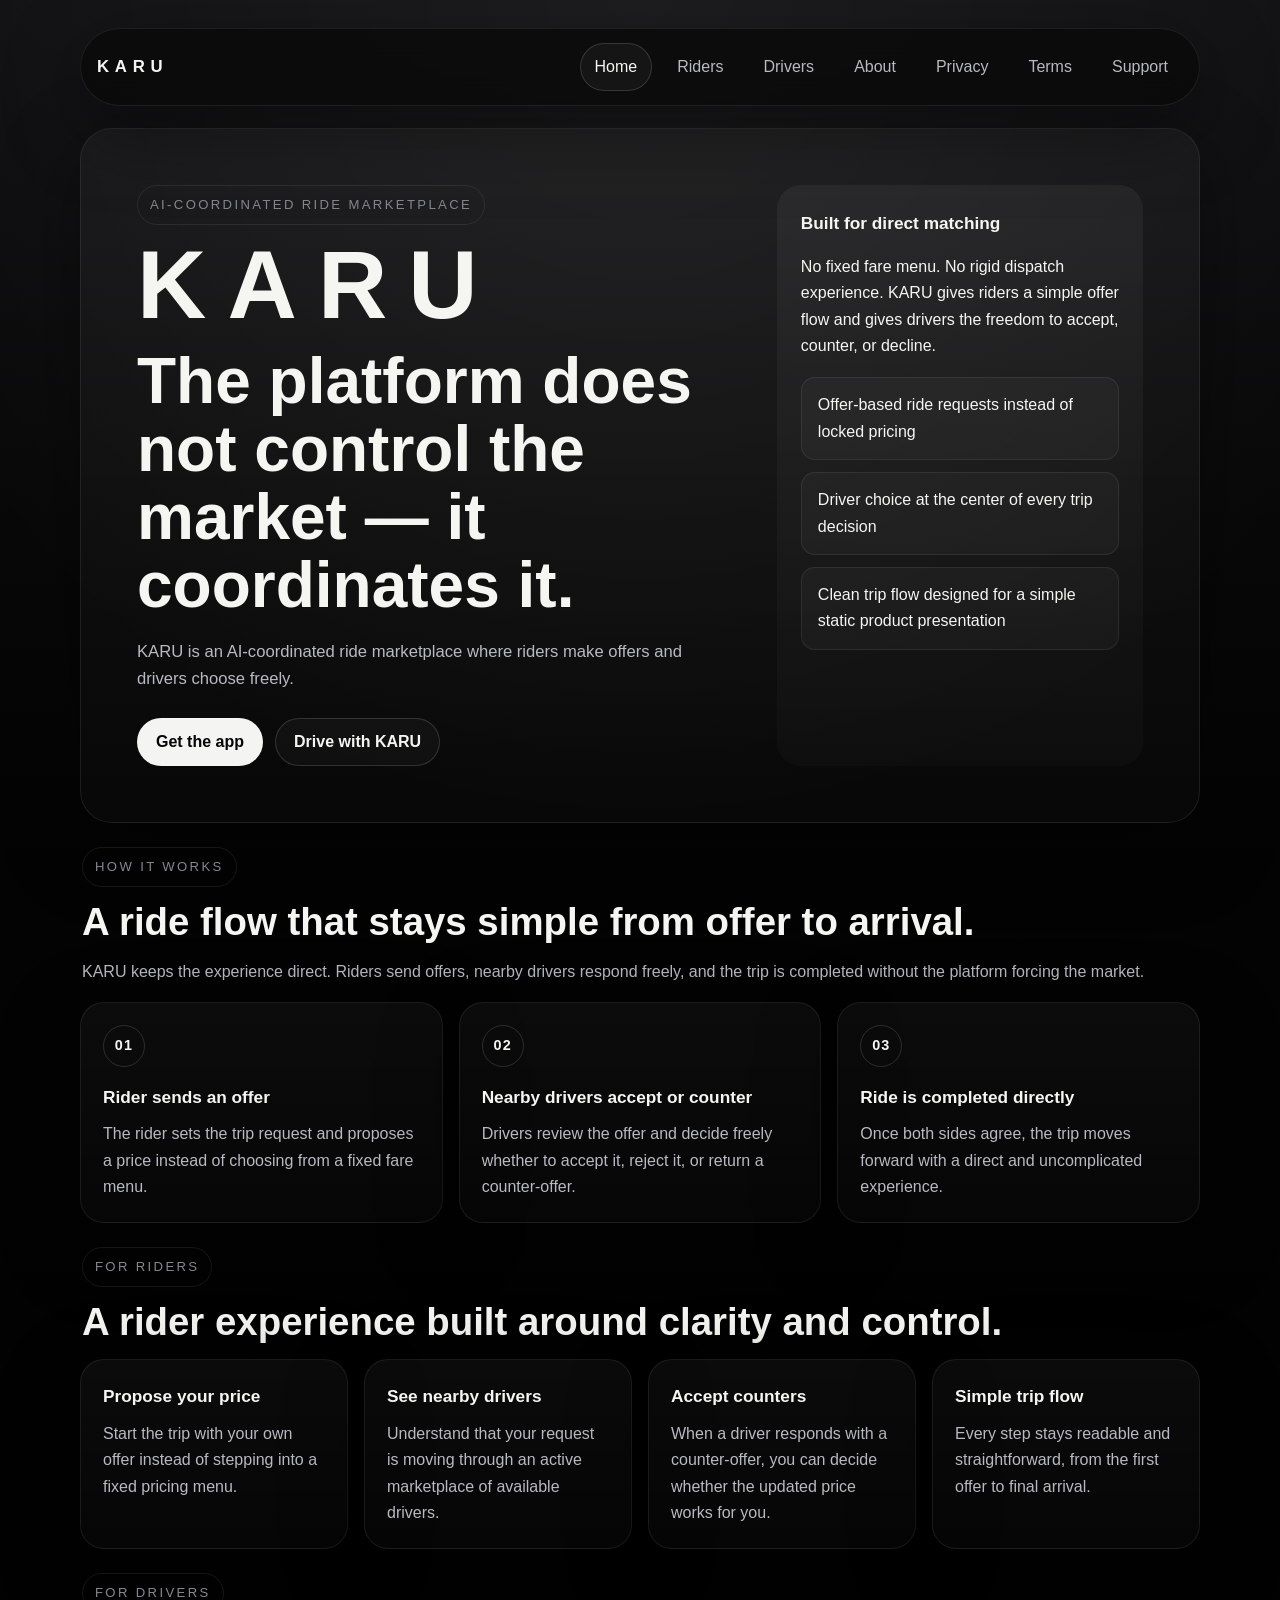
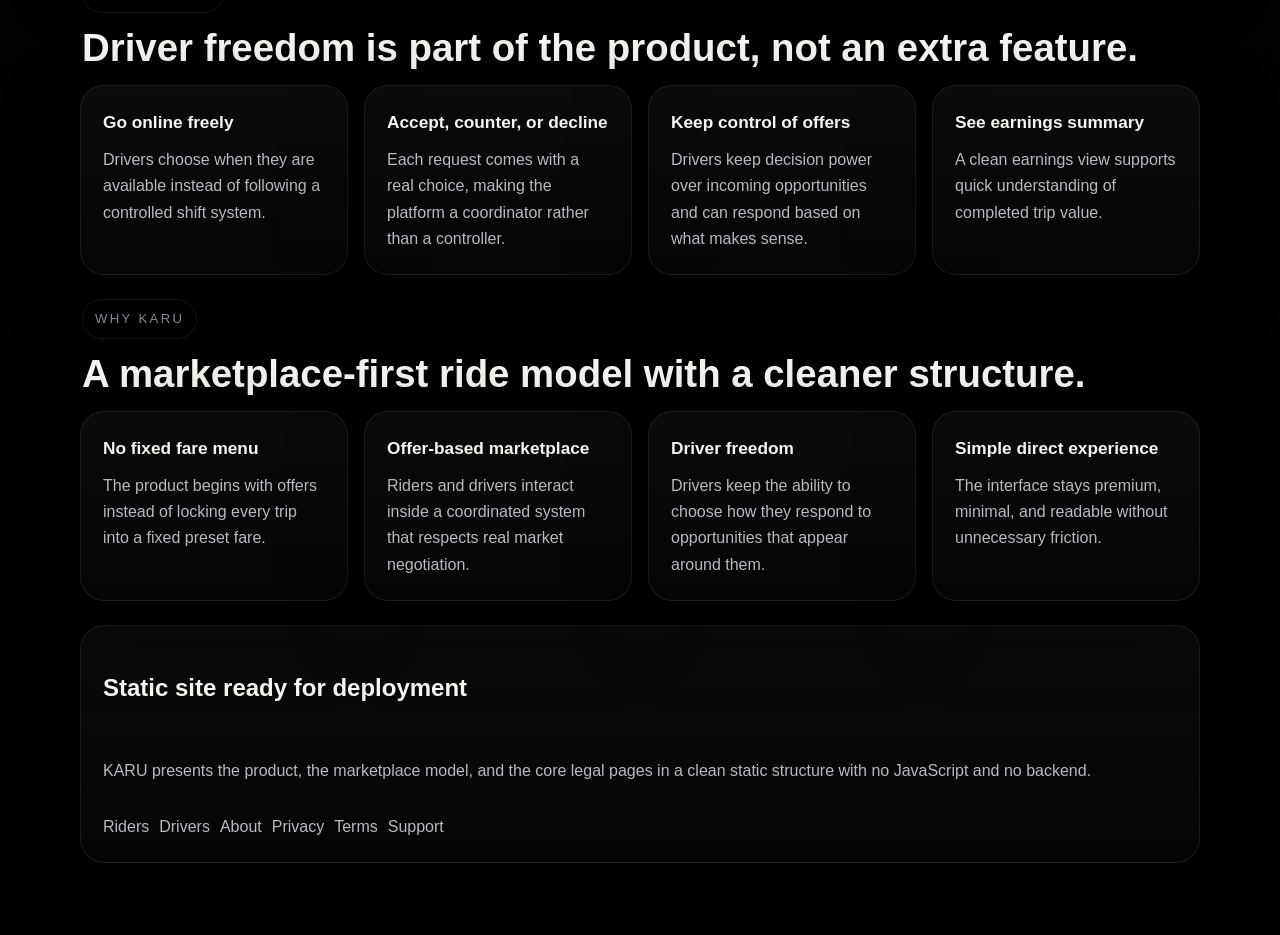
<file: index.html>
﻿<!DOCTYPE html>
<html lang="en">
<head>
  <meta charset="utf-8">
  <meta name="viewport" content="width=device-width, initial-scale=1">
  <title>KARU | AI-Coordinated Ride Marketplace</title>
  <meta name="description" content="KARU is an AI-coordinated ride marketplace where riders make offers and drivers choose freely.">
  <link rel="stylesheet" href="styles.css">
</head>
<body>
  <main class="page">
    <header class="site-header">
      <a class="brand" href="index.html">KARU</a>
      <nav class="nav" aria-label="Primary">
        <a class="active" href="index.html">Home</a>
        <a href="riders.html">Riders</a>
        <a href="drivers.html">Drivers</a>
        <a href="about.html">About</a>
        <a href="privacy.html">Privacy</a>
        <a href="terms.html">Terms</a>
        <a href="support.html">Support</a>
      </nav>
    </header>

    <section class="hero hero-grid">
      <div>
        <div class="eyebrow">AI-Coordinated Ride Marketplace</div>
        <div class="brand-mark">KARU</div>
        <h1 class="hero-title">The platform does not control the market — it coordinates it.</h1>
        <p class="hero-text">KARU is an AI-coordinated ride marketplace where riders make offers and drivers choose freely.</p>
        <div class="button-row">
          <a class="button button-primary" href="riders.html">Get the app</a>
          <a class="button button-secondary" href="drivers.html">Drive with KARU</a>
        </div>
      </div>

      <aside class="hero-panel">
        <h2>Built for direct matching</h2>
        <p>No fixed fare menu. No rigid dispatch experience. KARU gives riders a simple offer flow and gives drivers the freedom to accept, counter, or decline.</p>
        <ul class="metric-list">
          <li>Offer-based ride requests instead of locked pricing</li>
          <li>Driver choice at the center of every trip decision</li>
          <li>Clean trip flow designed for a simple static product presentation</li>
        </ul>
      </aside>
    </section>

    <section class="section">
      <div class="section-header">
        <div class="eyebrow">How it works</div>
        <h2 class="section-title">A ride flow that stays simple from offer to arrival.</h2>
        <p class="section-text">KARU keeps the experience direct. Riders send offers, nearby drivers respond freely, and the trip is completed without the platform forcing the market.</p>
      </div>
      <div class="grid grid-3">
        <article class="card">
          <div class="card-number">01</div>
          <h3>Rider sends an offer</h3>
          <p>The rider sets the trip request and proposes a price instead of choosing from a fixed fare menu.</p>
        </article>
        <article class="card">
          <div class="card-number">02</div>
          <h3>Nearby drivers accept or counter</h3>
          <p>Drivers review the offer and decide freely whether to accept it, reject it, or return a counter-offer.</p>
        </article>
        <article class="card">
          <div class="card-number">03</div>
          <h3>Ride is completed directly</h3>
          <p>Once both sides agree, the trip moves forward with a direct and uncomplicated experience.</p>
        </article>
      </div>
    </section>

    <section class="section">
      <div class="section-header">
        <div class="eyebrow">For Riders</div>
        <h2 class="section-title">A rider experience built around clarity and control.</h2>
      </div>
      <div class="grid grid-4">
        <article class="card">
          <h3>Propose your price</h3>
          <p>Start the trip with your own offer instead of stepping into a fixed pricing menu.</p>
        </article>
        <article class="card">
          <h3>See nearby drivers</h3>
          <p>Understand that your request is moving through an active marketplace of available drivers.</p>
        </article>
        <article class="card">
          <h3>Accept counters</h3>
          <p>When a driver responds with a counter-offer, you can decide whether the updated price works for you.</p>
        </article>
        <article class="card">
          <h3>Simple trip flow</h3>
          <p>Every step stays readable and straightforward, from the first offer to final arrival.</p>
        </article>
      </div>
    </section>

    <section class="section">
      <div class="section-header">
        <div class="eyebrow">For Drivers</div>
        <h2 class="section-title">Driver freedom is part of the product, not an extra feature.</h2>
      </div>
      <div class="grid grid-4">
        <article class="card">
          <h3>Go online freely</h3>
          <p>Drivers choose when they are available instead of following a controlled shift system.</p>
        </article>
        <article class="card">
          <h3>Accept, counter, or decline</h3>
          <p>Each request comes with a real choice, making the platform a coordinator rather than a controller.</p>
        </article>
        <article class="card">
          <h3>Keep control of offers</h3>
          <p>Drivers keep decision power over incoming opportunities and can respond based on what makes sense.</p>
        </article>
        <article class="card">
          <h3>See earnings summary</h3>
          <p>A clean earnings view supports quick understanding of completed trip value.</p>
        </article>
      </div>
    </section>

    <section class="section">
      <div class="section-header">
        <div class="eyebrow">Why KARU</div>
        <h2 class="section-title">A marketplace-first ride model with a cleaner structure.</h2>
      </div>
      <div class="grid grid-4">
        <article class="card">
          <h3>No fixed fare menu</h3>
          <p>The product begins with offers instead of locking every trip into a fixed preset fare.</p>
        </article>
        <article class="card">
          <h3>Offer-based marketplace</h3>
          <p>Riders and drivers interact inside a coordinated system that respects real market negotiation.</p>
        </article>
        <article class="card">
          <h3>Driver freedom</h3>
          <p>Drivers keep the ability to choose how they respond to opportunities that appear around them.</p>
        </article>
        <article class="card">
          <h3>Simple direct experience</h3>
          <p>The interface stays premium, minimal, and readable without unnecessary friction.</p>
        </article>
      </div>
    </section>

    <footer class="footer">
      <h2>Static site ready for deployment</h2>
      <p>KARU presents the product, the marketplace model, and the core legal pages in a clean static structure with no JavaScript and no backend.</p>
      <div class="footer-nav">
        <a href="riders.html">Riders</a>
        <a href="drivers.html">Drivers</a>
        <a href="about.html">About</a>
        <a href="privacy.html">Privacy</a>
        <a href="terms.html">Terms</a>
        <a href="support.html">Support</a>
      </div>
    </footer>
  </main>
</body>
</html>
</file>
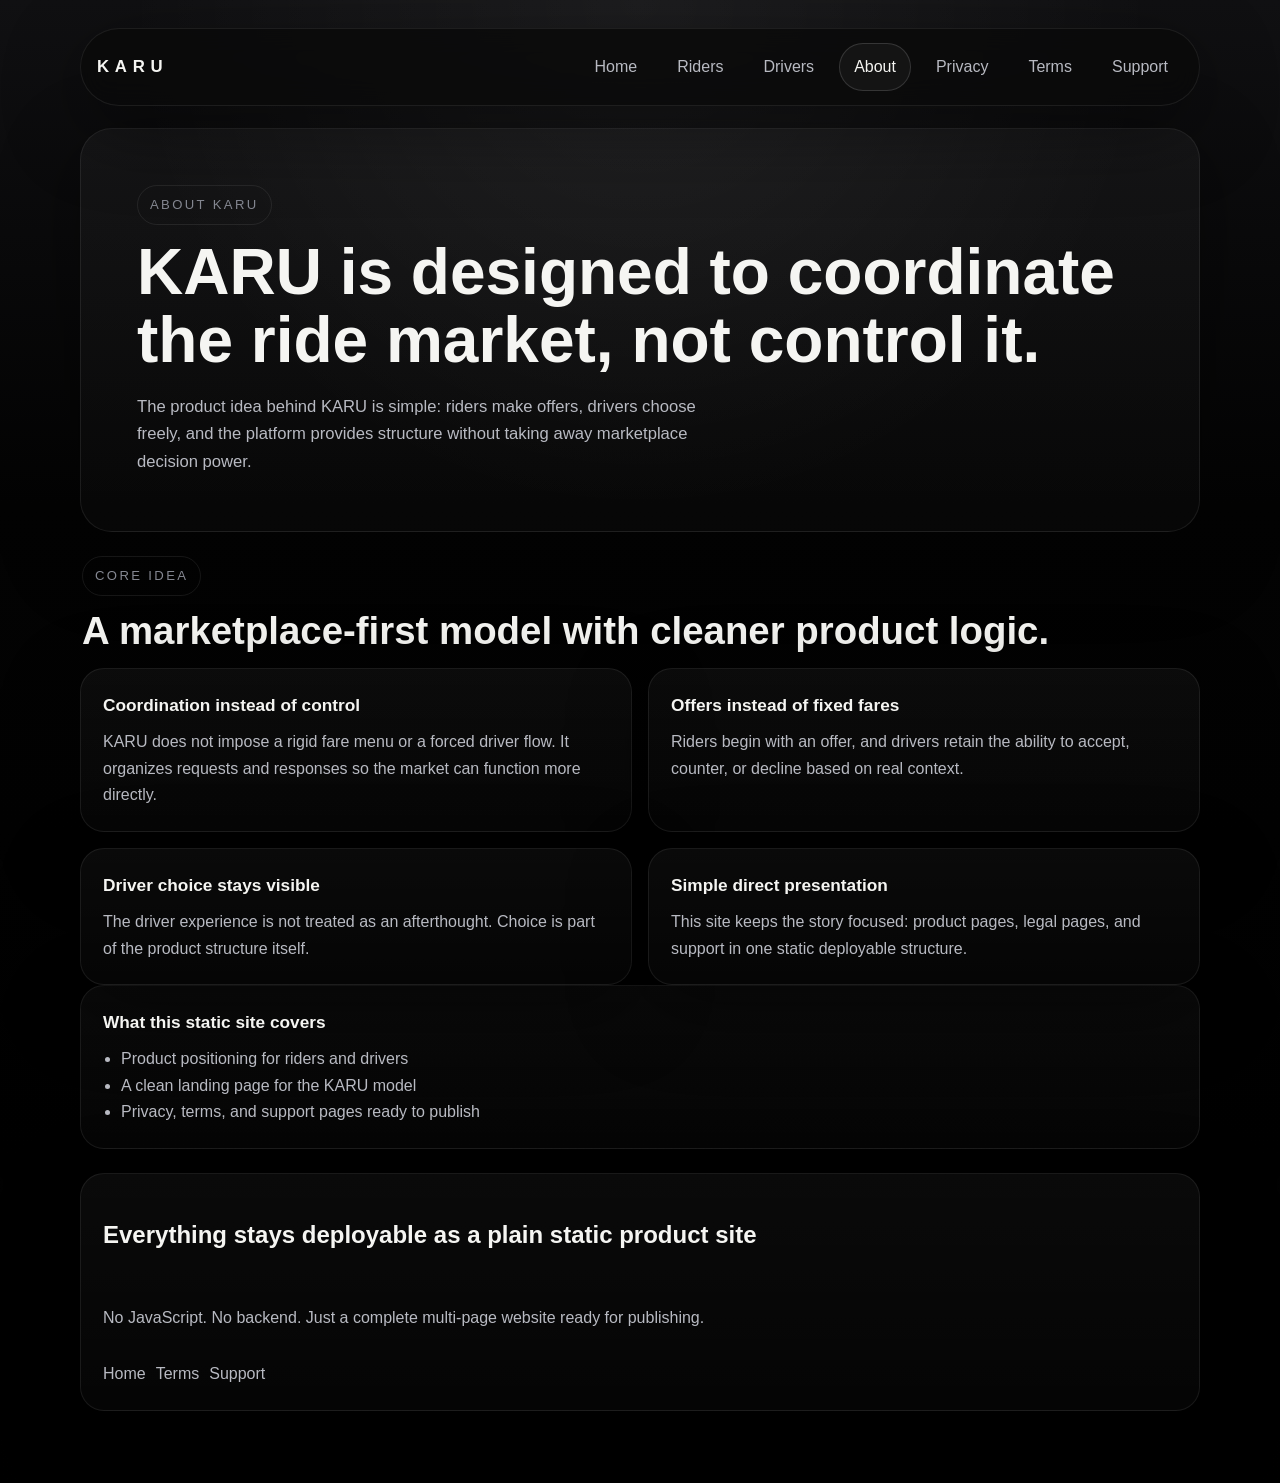
<file: about.html>
﻿<!DOCTYPE html>
<html lang="en">
<head>
  <meta charset="utf-8">
  <meta name="viewport" content="width=device-width, initial-scale=1">
  <title>KARU | About</title>
  <meta name="description" content="About KARU: a ride marketplace designed around coordination, offers, and driver choice.">
  <link rel="stylesheet" href="styles.css">
</head>
<body>
  <main class="page">
    <header class="site-header">
      <a class="brand" href="index.html">KARU</a>
      <nav class="nav" aria-label="Primary">
        <a href="index.html">Home</a>
        <a href="riders.html">Riders</a>
        <a href="drivers.html">Drivers</a>
        <a class="active" href="about.html">About</a>
        <a href="privacy.html">Privacy</a>
        <a href="terms.html">Terms</a>
        <a href="support.html">Support</a>
      </nav>
    </header>

    <section class="hero">
      <div class="eyebrow">About KARU</div>
      <h1 class="page-title">KARU is designed to coordinate the ride market, not control it.</h1>
      <p class="lead">The product idea behind KARU is simple: riders make offers, drivers choose freely, and the platform provides structure without taking away marketplace decision power.</p>
    </section>

    <section class="section">
      <div class="section-header">
        <div class="eyebrow">Core idea</div>
        <h2 class="section-title">A marketplace-first model with cleaner product logic.</h2>
      </div>
      <div class="grid grid-2">
        <article class="card">
          <h3>Coordination instead of control</h3>
          <p>KARU does not impose a rigid fare menu or a forced driver flow. It organizes requests and responses so the market can function more directly.</p>
        </article>
        <article class="card">
          <h3>Offers instead of fixed fares</h3>
          <p>Riders begin with an offer, and drivers retain the ability to accept, counter, or decline based on real context.</p>
        </article>
        <article class="card">
          <h3>Driver choice stays visible</h3>
          <p>The driver experience is not treated as an afterthought. Choice is part of the product structure itself.</p>
        </article>
        <article class="card">
          <h3>Simple direct presentation</h3>
          <p>This site keeps the story focused: product pages, legal pages, and support in one static deployable structure.</p>
        </article>
      </div>
    </section>

    <section class="section-block">
      <h2>What this static site covers</h2>
      <ul>
        <li>Product positioning for riders and drivers</li>
        <li>A clean landing page for the KARU model</li>
        <li>Privacy, terms, and support pages ready to publish</li>
      </ul>
    </section>

    <footer class="footer">
      <h2>Everything stays deployable as a plain static product site</h2>
      <p>No JavaScript. No backend. Just a complete multi-page website ready for publishing.</p>
      <div class="footer-nav">
        <a href="index.html">Home</a>
        <a href="terms.html">Terms</a>
        <a href="support.html">Support</a>
      </div>
    </footer>
  </main>
</body>
</html>
</file>
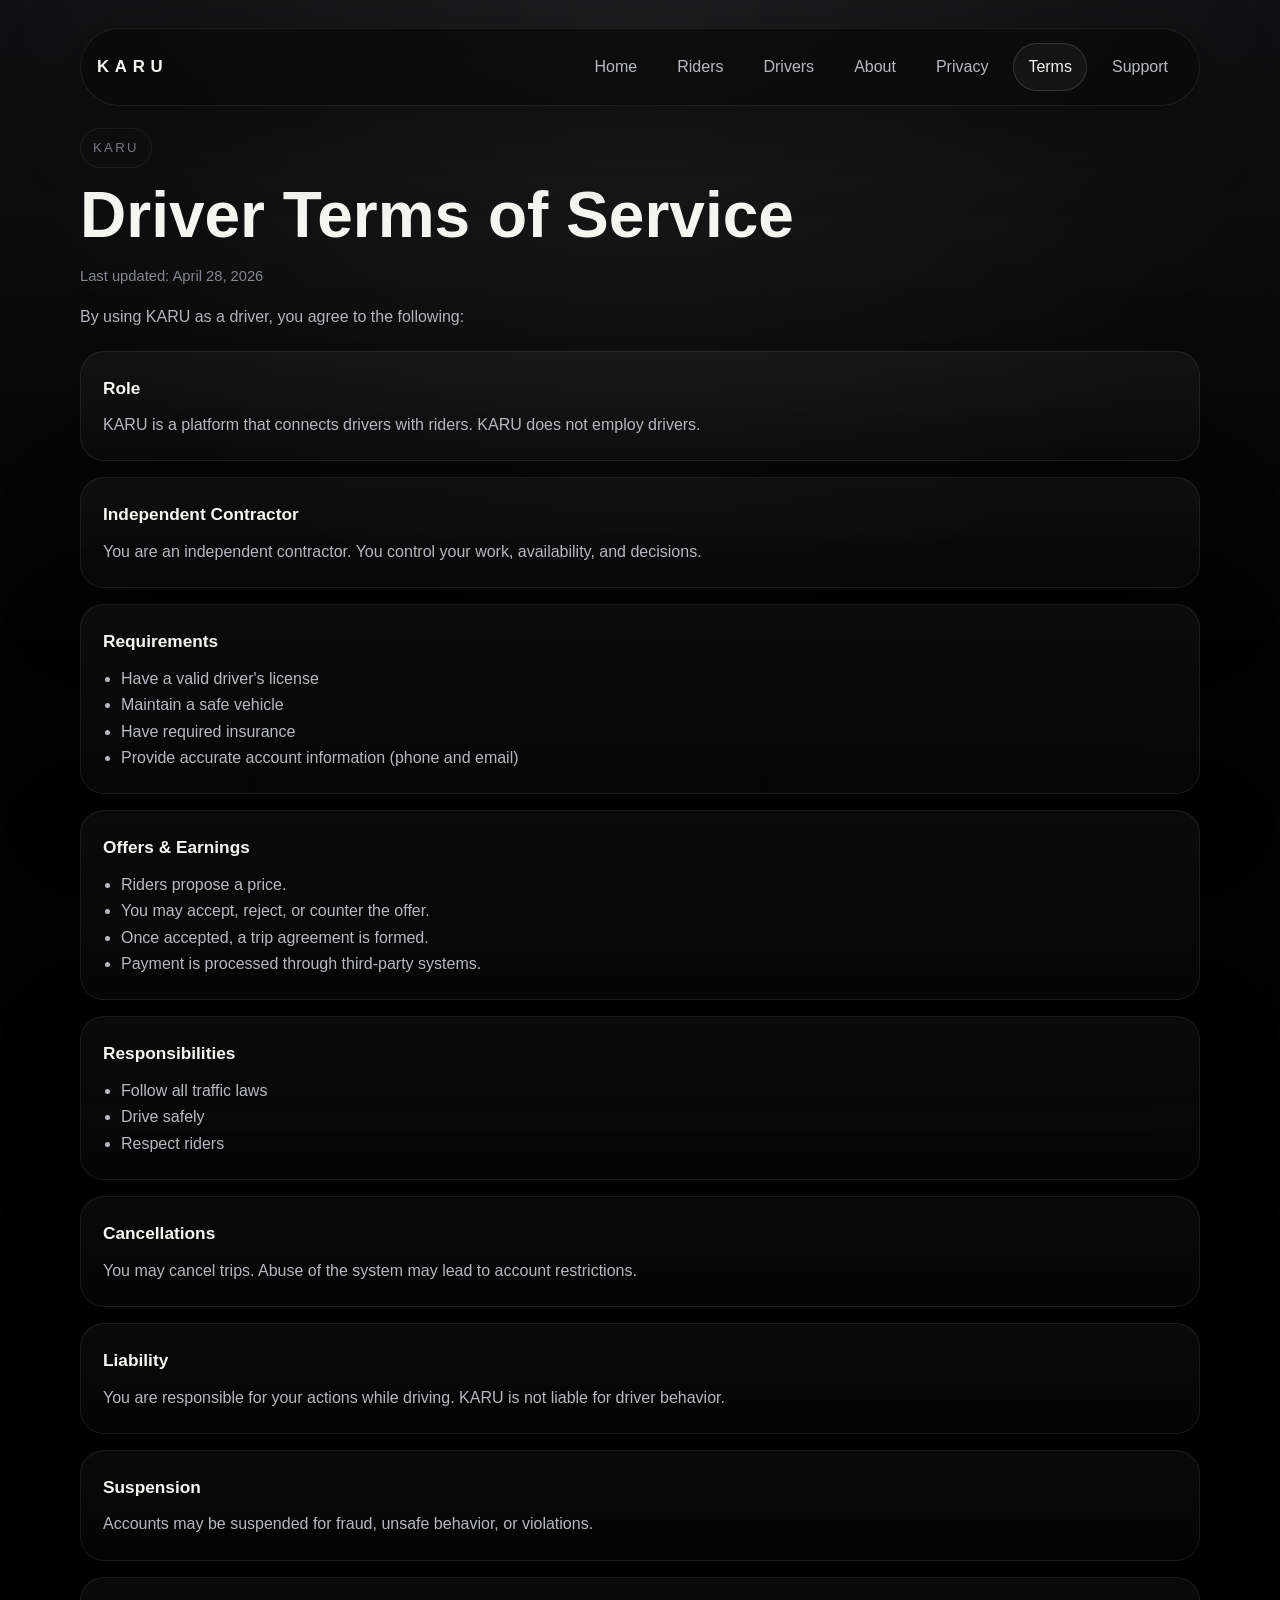
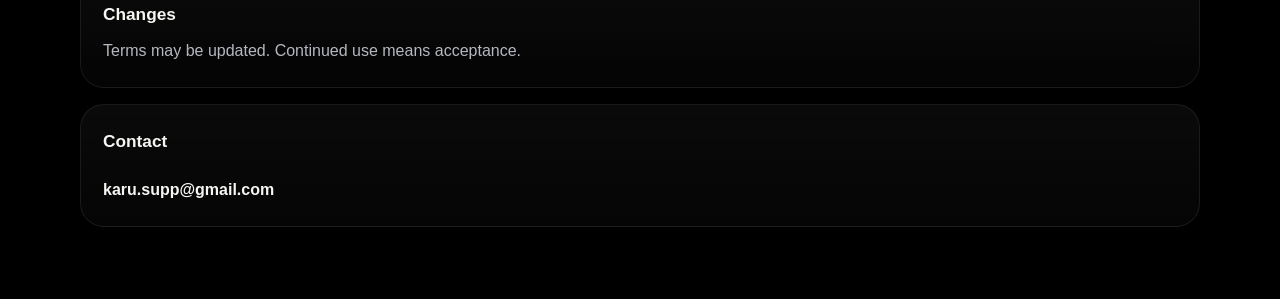
<file: driver-terms.html>
﻿<!DOCTYPE html>
<html lang="en">
<head>
  <meta charset="utf-8">
  <meta name="viewport" content="width=device-width, initial-scale=1">
  <title>KARU Driver Terms of Service</title>
  <meta name="description" content="KARU Driver Terms of Service.">
  <link rel="stylesheet" href="styles.css">
</head>
<body>
  <main class="page">
    <header class="site-header">
      <a class="brand" href="index.html">KARU</a>
      <nav class="nav" aria-label="Primary">
        <a href="index.html">Home</a>
        <a href="riders.html">Riders</a>
        <a href="drivers.html">Drivers</a>
        <a href="about.html">About</a>
        <a href="privacy.html">Privacy</a>
        <a class="active" href="terms.html">Terms</a>
        <a href="support.html">Support</a>
      </nav>
    </header>

    <div class="eyebrow">KARU</div>
    <h1 class="page-title">Driver Terms of Service</h1>
    <div class="updated">Last updated: April 28, 2026</div>
    <p class="intro">By using KARU as a driver, you agree to the following:</p>

    <section class="section-stack">
      <article class="section-card">
        <h2>Role</h2>
        <p>KARU is a platform that connects drivers with riders. KARU does not employ drivers.</p>
      </article>

      <article class="section-card">
        <h2>Independent Contractor</h2>
        <p>You are an independent contractor. You control your work, availability, and decisions.</p>
      </article>

      <article class="section-card">
        <h2>Requirements</h2>
        <ul>
          <li>Have a valid driver's license</li>
          <li>Maintain a safe vehicle</li>
          <li>Have required insurance</li>
          <li>Provide accurate account information (phone and email)</li>
        </ul>
      </article>

      <article class="section-card">
        <h2>Offers &amp; Earnings</h2>
        <ul>
          <li>Riders propose a price.</li>
          <li>You may accept, reject, or counter the offer.</li>
          <li>Once accepted, a trip agreement is formed.</li>
          <li>Payment is processed through third-party systems.</li>
        </ul>
      </article>

      <article class="section-card">
        <h2>Responsibilities</h2>
        <ul>
          <li>Follow all traffic laws</li>
          <li>Drive safely</li>
          <li>Respect riders</li>
        </ul>
      </article>

      <article class="section-card">
        <h2>Cancellations</h2>
        <p>You may cancel trips. Abuse of the system may lead to account restrictions.</p>
      </article>

      <article class="section-card">
        <h2>Liability</h2>
        <p>You are responsible for your actions while driving. KARU is not liable for driver behavior.</p>
      </article>

      <article class="section-card">
        <h2>Suspension</h2>
        <p>Accounts may be suspended for fraud, unsafe behavior, or violations.</p>
      </article>

      <article class="section-card">
        <h2>Changes</h2>
        <p>Terms may be updated. Continued use means acceptance.</p>
      </article>

      <article class="section-card">
        <h2>Contact</h2>
        <a class="support-email" href="mailto:karu.supp@gmail.com">karu.supp@gmail.com</a>
      </article>
    </section>
  </main>
</body>
</html>
</file>
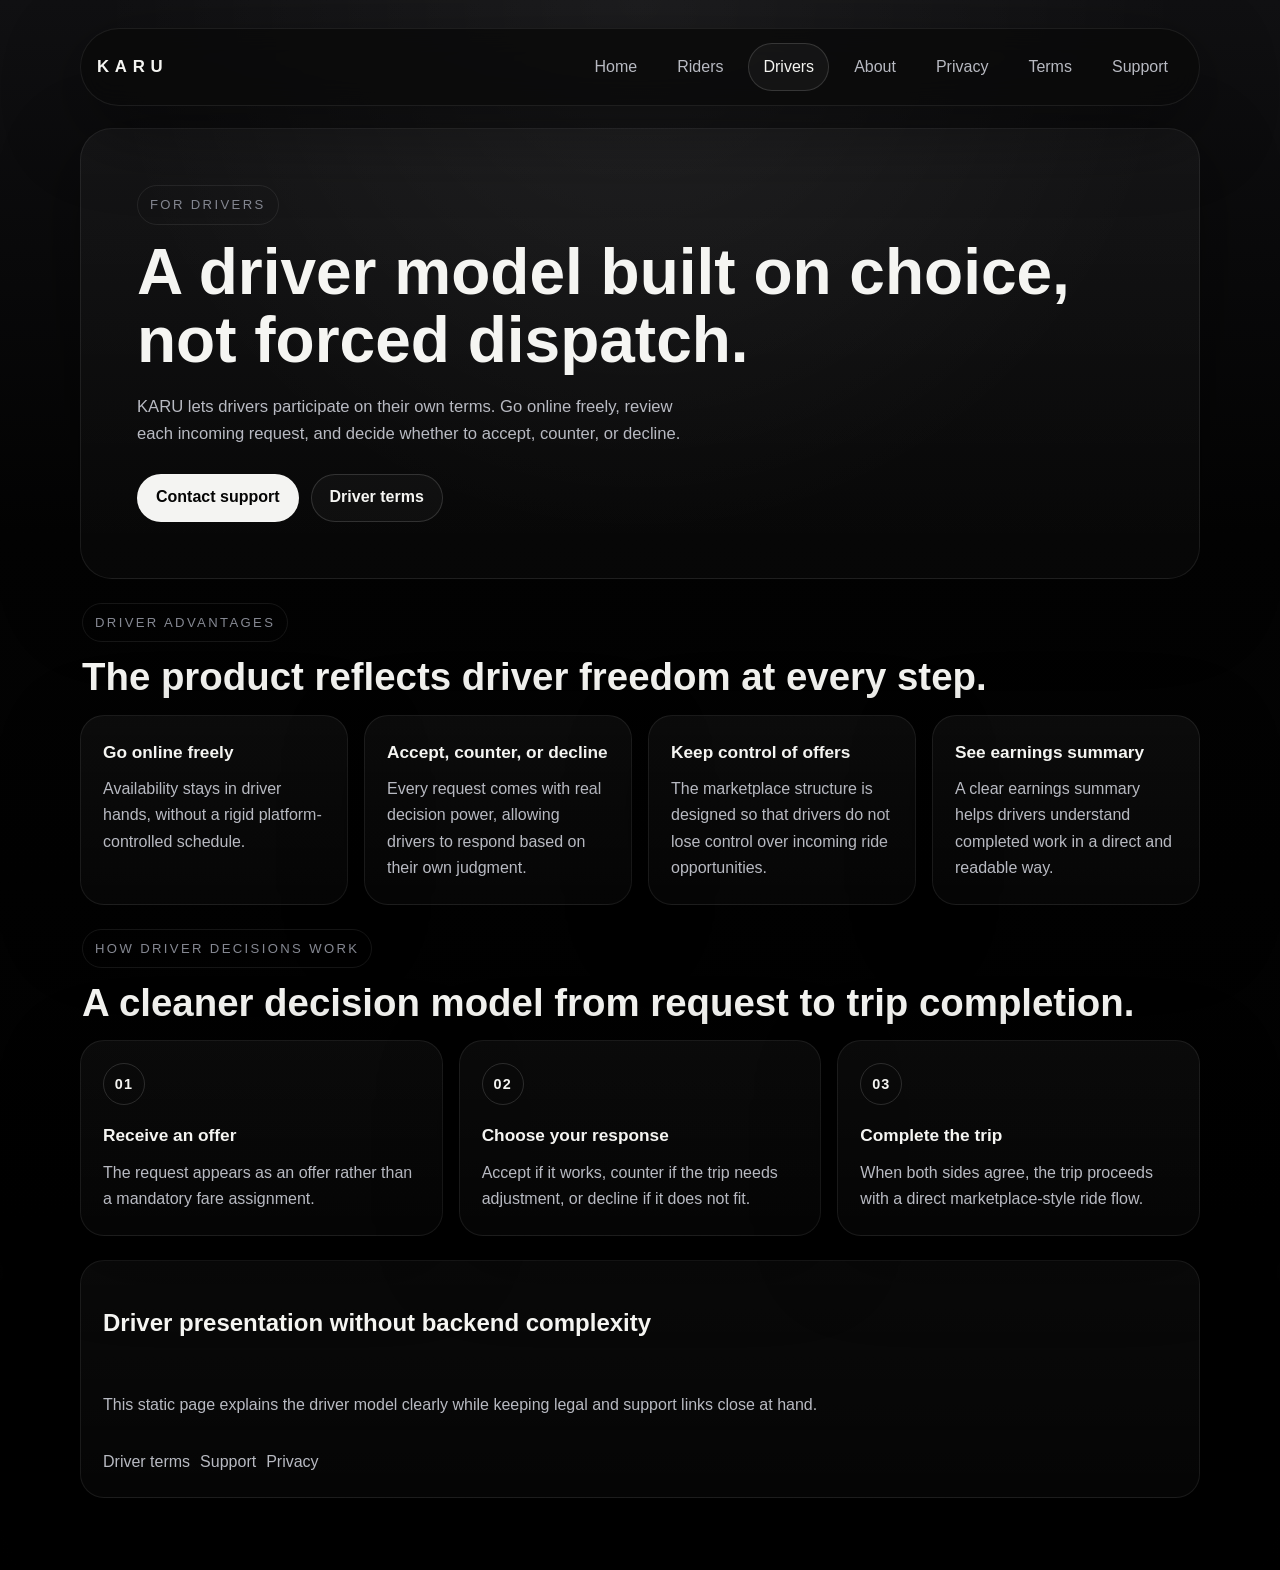
<file: drivers.html>
﻿<!DOCTYPE html>
<html lang="en">
<head>
  <meta charset="utf-8">
  <meta name="viewport" content="width=device-width, initial-scale=1">
  <title>KARU | Drivers</title>
  <meta name="description" content="KARU for drivers: go online freely, accept, counter, or decline offers, and keep control of trip decisions.">
  <link rel="stylesheet" href="styles.css">
</head>
<body>
  <main class="page">
    <header class="site-header">
      <a class="brand" href="index.html">KARU</a>
      <nav class="nav" aria-label="Primary">
        <a href="index.html">Home</a>
        <a href="riders.html">Riders</a>
        <a class="active" href="drivers.html">Drivers</a>
        <a href="about.html">About</a>
        <a href="privacy.html">Privacy</a>
        <a href="terms.html">Terms</a>
        <a href="support.html">Support</a>
      </nav>
    </header>

    <section class="hero">
      <div class="eyebrow">For Drivers</div>
      <h1 class="page-title">A driver model built on choice, not forced dispatch.</h1>
      <p class="lead">KARU lets drivers participate on their own terms. Go online freely, review each incoming request, and decide whether to accept, counter, or decline.</p>
      <div class="button-row">
        <a class="button button-primary" href="support.html">Contact support</a>
        <a class="button button-secondary" href="driver-terms.html">Driver terms</a>
      </div>
    </section>

    <section class="section">
      <div class="section-header">
        <div class="eyebrow">Driver advantages</div>
        <h2 class="section-title">The product reflects driver freedom at every step.</h2>
      </div>
      <div class="grid grid-4">
        <article class="card">
          <h3>Go online freely</h3>
          <p>Availability stays in driver hands, without a rigid platform-controlled schedule.</p>
        </article>
        <article class="card">
          <h3>Accept, counter, or decline</h3>
          <p>Every request comes with real decision power, allowing drivers to respond based on their own judgment.</p>
        </article>
        <article class="card">
          <h3>Keep control of offers</h3>
          <p>The marketplace structure is designed so that drivers do not lose control over incoming ride opportunities.</p>
        </article>
        <article class="card">
          <h3>See earnings summary</h3>
          <p>A clear earnings summary helps drivers understand completed work in a direct and readable way.</p>
        </article>
      </div>
    </section>

    <section class="section">
      <div class="section-header">
        <div class="eyebrow">How driver decisions work</div>
        <h2 class="section-title">A cleaner decision model from request to trip completion.</h2>
      </div>
      <div class="grid grid-3">
        <article class="card">
          <div class="card-number">01</div>
          <h3>Receive an offer</h3>
          <p>The request appears as an offer rather than a mandatory fare assignment.</p>
        </article>
        <article class="card">
          <div class="card-number">02</div>
          <h3>Choose your response</h3>
          <p>Accept if it works, counter if the trip needs adjustment, or decline if it does not fit.</p>
        </article>
        <article class="card">
          <div class="card-number">03</div>
          <h3>Complete the trip</h3>
          <p>When both sides agree, the trip proceeds with a direct marketplace-style ride flow.</p>
        </article>
      </div>
    </section>

    <footer class="footer">
      <h2>Driver presentation without backend complexity</h2>
      <p>This static page explains the driver model clearly while keeping legal and support links close at hand.</p>
      <div class="footer-nav">
        <a href="driver-terms.html">Driver terms</a>
        <a href="support.html">Support</a>
        <a href="privacy.html">Privacy</a>
      </div>
    </footer>
  </main>
</body>
</html>
</file>
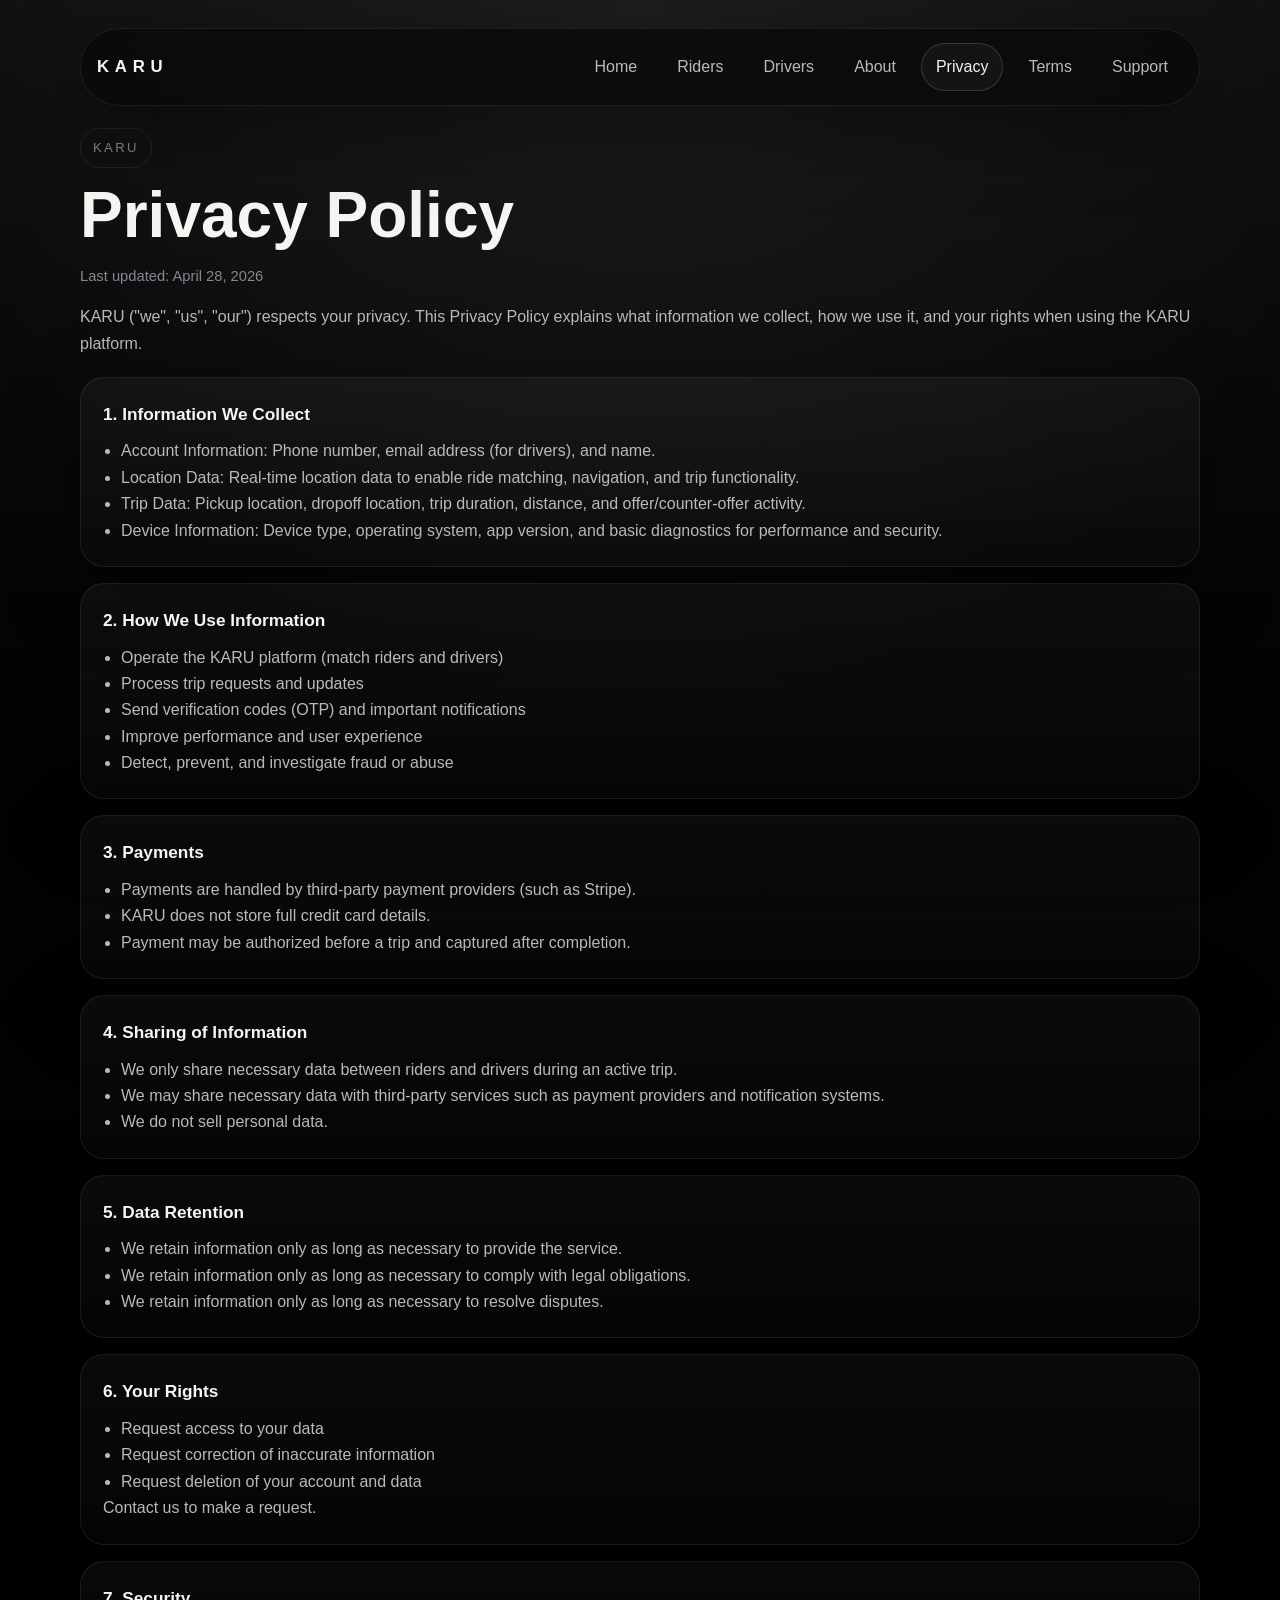
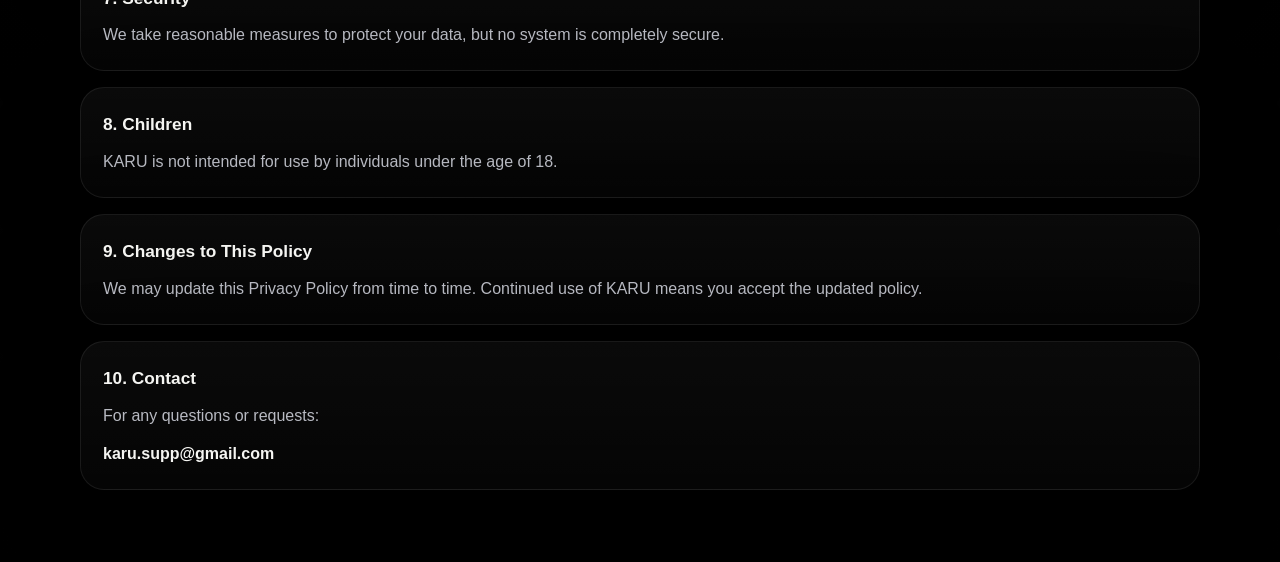
<file: privacy.html>
﻿<!DOCTYPE html>
<html lang="en">
<head>
  <meta charset="utf-8">
  <meta name="viewport" content="width=device-width, initial-scale=1">
  <title>KARU Privacy Policy</title>
  <meta name="description" content="KARU Privacy Policy for riders and drivers.">
  <link rel="stylesheet" href="styles.css">
</head>
<body>
  <main class="page">
    <header class="site-header">
      <a class="brand" href="index.html">KARU</a>
      <nav class="nav" aria-label="Primary">
        <a href="index.html">Home</a>
        <a href="riders.html">Riders</a>
        <a href="drivers.html">Drivers</a>
        <a href="about.html">About</a>
        <a class="active" href="privacy.html">Privacy</a>
        <a href="terms.html">Terms</a>
        <a href="support.html">Support</a>
      </nav>
    </header>

    <div class="eyebrow">KARU</div>
    <h1 class="page-title">Privacy Policy</h1>
    <div class="updated">Last updated: April 28, 2026</div>
    <p class="intro">
      KARU ("we", "us", "our") respects your privacy. This Privacy Policy explains what information we collect, how we use it, and your rights when using the KARU platform.
    </p>

    <section class="section-stack">
      <article class="section-card">
        <h2>1. Information We Collect</h2>
        <ul>
          <li>Account Information: Phone number, email address (for drivers), and name.</li>
          <li>Location Data: Real-time location data to enable ride matching, navigation, and trip functionality.</li>
          <li>Trip Data: Pickup location, dropoff location, trip duration, distance, and offer/counter-offer activity.</li>
          <li>Device Information: Device type, operating system, app version, and basic diagnostics for performance and security.</li>
        </ul>
      </article>

      <article class="section-card">
        <h2>2. How We Use Information</h2>
        <ul>
          <li>Operate the KARU platform (match riders and drivers)</li>
          <li>Process trip requests and updates</li>
          <li>Send verification codes (OTP) and important notifications</li>
          <li>Improve performance and user experience</li>
          <li>Detect, prevent, and investigate fraud or abuse</li>
        </ul>
      </article>

      <article class="section-card">
        <h2>3. Payments</h2>
        <ul>
          <li>Payments are handled by third-party payment providers (such as Stripe).</li>
          <li>KARU does not store full credit card details.</li>
          <li>Payment may be authorized before a trip and captured after completion.</li>
        </ul>
      </article>

      <article class="section-card">
        <h2>4. Sharing of Information</h2>
        <ul>
          <li>We only share necessary data between riders and drivers during an active trip.</li>
          <li>We may share necessary data with third-party services such as payment providers and notification systems.</li>
          <li>We do not sell personal data.</li>
        </ul>
      </article>

      <article class="section-card">
        <h2>5. Data Retention</h2>
        <ul>
          <li>We retain information only as long as necessary to provide the service.</li>
          <li>We retain information only as long as necessary to comply with legal obligations.</li>
          <li>We retain information only as long as necessary to resolve disputes.</li>
        </ul>
      </article>

      <article class="section-card">
        <h2>6. Your Rights</h2>
        <ul>
          <li>Request access to your data</li>
          <li>Request correction of inaccurate information</li>
          <li>Request deletion of your account and data</li>
        </ul>
        <p>Contact us to make a request.</p>
      </article>

      <article class="section-card">
        <h2>7. Security</h2>
        <p>We take reasonable measures to protect your data, but no system is completely secure.</p>
      </article>

      <article class="section-card">
        <h2>8. Children</h2>
        <p>KARU is not intended for use by individuals under the age of 18.</p>
      </article>

      <article class="section-card">
        <h2>9. Changes to This Policy</h2>
        <p>We may update this Privacy Policy from time to time. Continued use of KARU means you accept the updated policy.</p>
      </article>

      <article class="section-card">
        <h2>10. Contact</h2>
        <p>For any questions or requests:</p>
        <a class="support-email" href="mailto:karu.supp@gmail.com">karu.supp@gmail.com</a>
      </article>
    </section>
  </main>
</body>
</html>
</file>
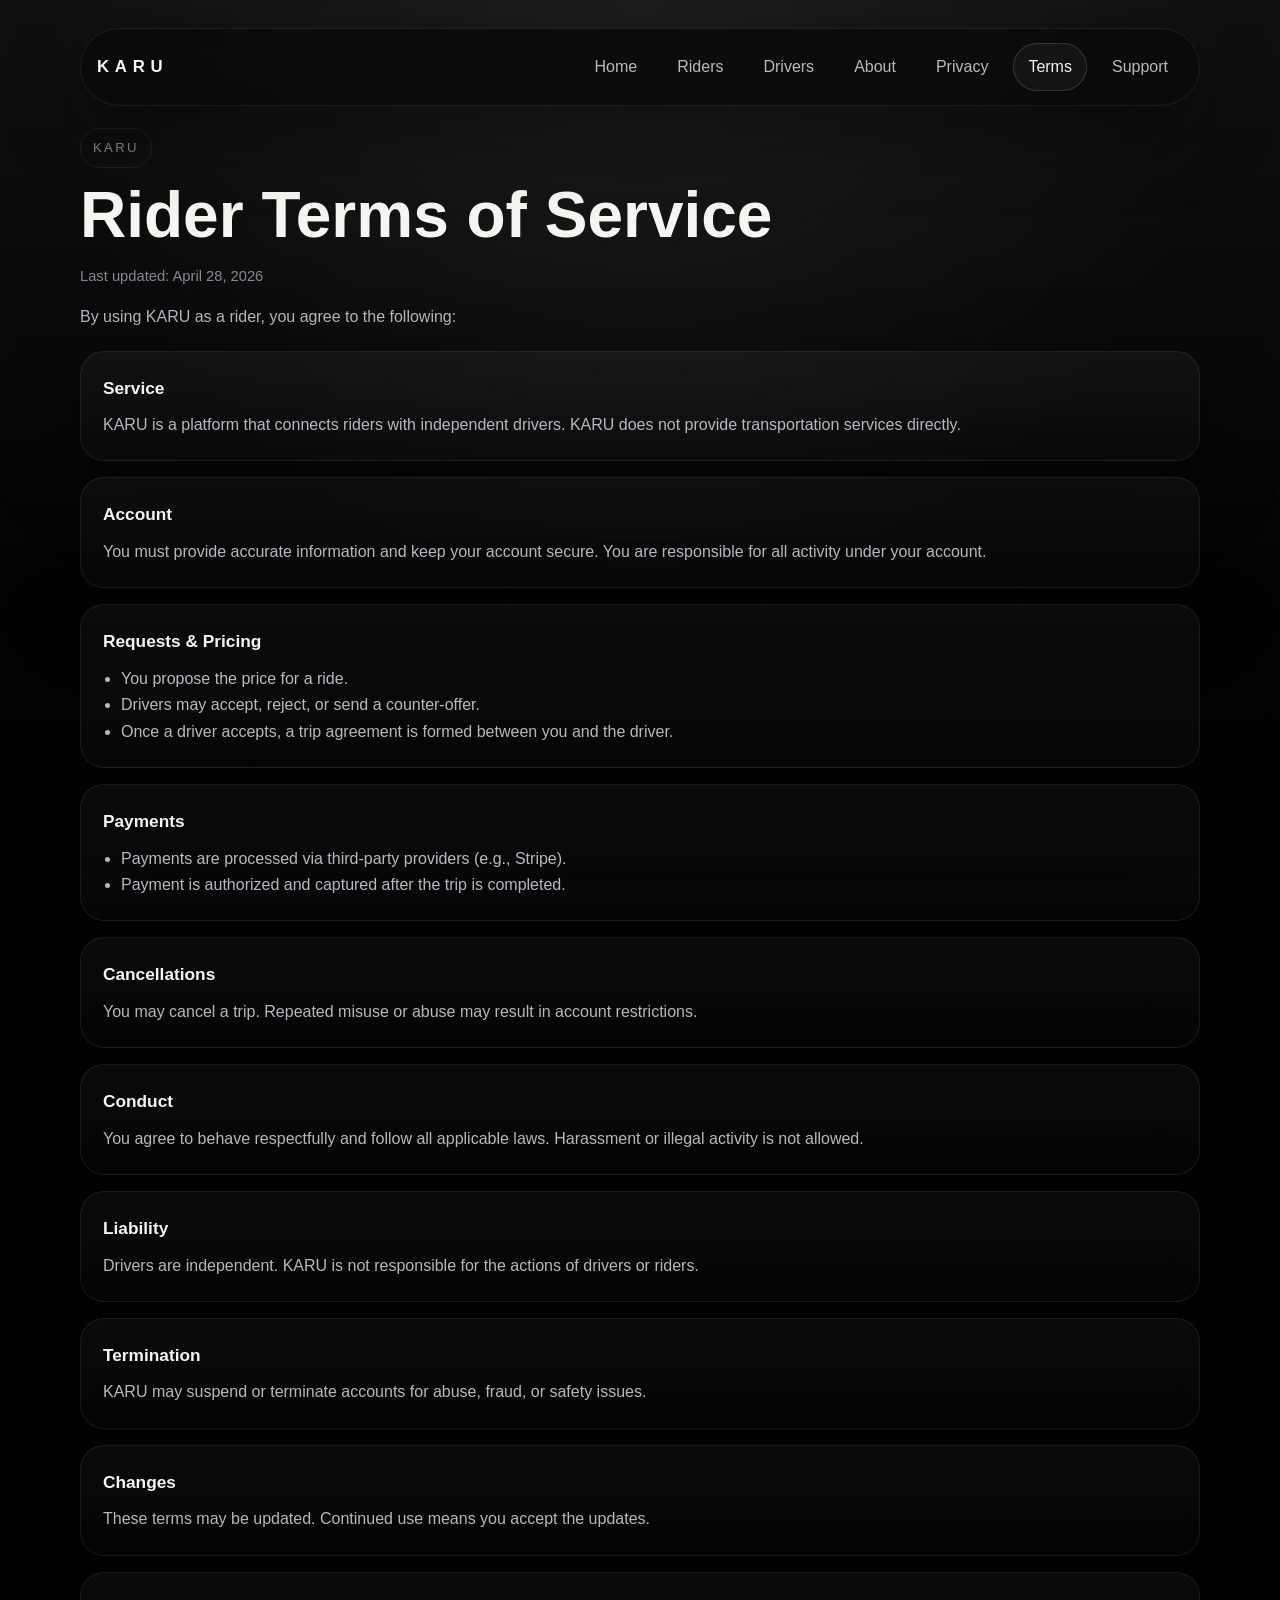
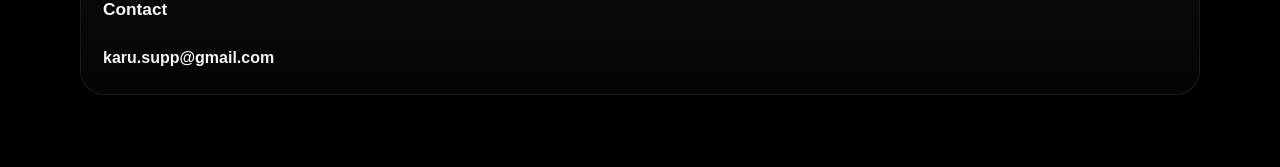
<file: rider-terms.html>
﻿<!DOCTYPE html>
<html lang="en">
<head>
  <meta charset="utf-8">
  <meta name="viewport" content="width=device-width, initial-scale=1">
  <title>KARU Rider Terms of Service</title>
  <meta name="description" content="KARU Rider Terms of Service.">
  <link rel="stylesheet" href="styles.css">
</head>
<body>
  <main class="page">
    <header class="site-header">
      <a class="brand" href="index.html">KARU</a>
      <nav class="nav" aria-label="Primary">
        <a href="index.html">Home</a>
        <a href="riders.html">Riders</a>
        <a href="drivers.html">Drivers</a>
        <a href="about.html">About</a>
        <a href="privacy.html">Privacy</a>
        <a class="active" href="terms.html">Terms</a>
        <a href="support.html">Support</a>
      </nav>
    </header>

    <div class="eyebrow">KARU</div>
    <h1 class="page-title">Rider Terms of Service</h1>
    <div class="updated">Last updated: April 28, 2026</div>
    <p class="intro">By using KARU as a rider, you agree to the following:</p>

    <section class="section-stack">
      <article class="section-card">
        <h2>Service</h2>
        <p>KARU is a platform that connects riders with independent drivers. KARU does not provide transportation services directly.</p>
      </article>

      <article class="section-card">
        <h2>Account</h2>
        <p>You must provide accurate information and keep your account secure. You are responsible for all activity under your account.</p>
      </article>

      <article class="section-card">
        <h2>Requests &amp; Pricing</h2>
        <ul>
          <li>You propose the price for a ride.</li>
          <li>Drivers may accept, reject, or send a counter-offer.</li>
          <li>Once a driver accepts, a trip agreement is formed between you and the driver.</li>
        </ul>
      </article>

      <article class="section-card">
        <h2>Payments</h2>
        <ul>
          <li>Payments are processed via third-party providers (e.g., Stripe).</li>
          <li>Payment is authorized and captured after the trip is completed.</li>
        </ul>
      </article>

      <article class="section-card">
        <h2>Cancellations</h2>
        <p>You may cancel a trip. Repeated misuse or abuse may result in account restrictions.</p>
      </article>

      <article class="section-card">
        <h2>Conduct</h2>
        <p>You agree to behave respectfully and follow all applicable laws. Harassment or illegal activity is not allowed.</p>
      </article>

      <article class="section-card">
        <h2>Liability</h2>
        <p>Drivers are independent. KARU is not responsible for the actions of drivers or riders.</p>
      </article>

      <article class="section-card">
        <h2>Termination</h2>
        <p>KARU may suspend or terminate accounts for abuse, fraud, or safety issues.</p>
      </article>

      <article class="section-card">
        <h2>Changes</h2>
        <p>These terms may be updated. Continued use means you accept the updates.</p>
      </article>

      <article class="section-card">
        <h2>Contact</h2>
        <a class="support-email" href="mailto:karu.supp@gmail.com">karu.supp@gmail.com</a>
      </article>
    </section>
  </main>
</body>
</html>
</file>
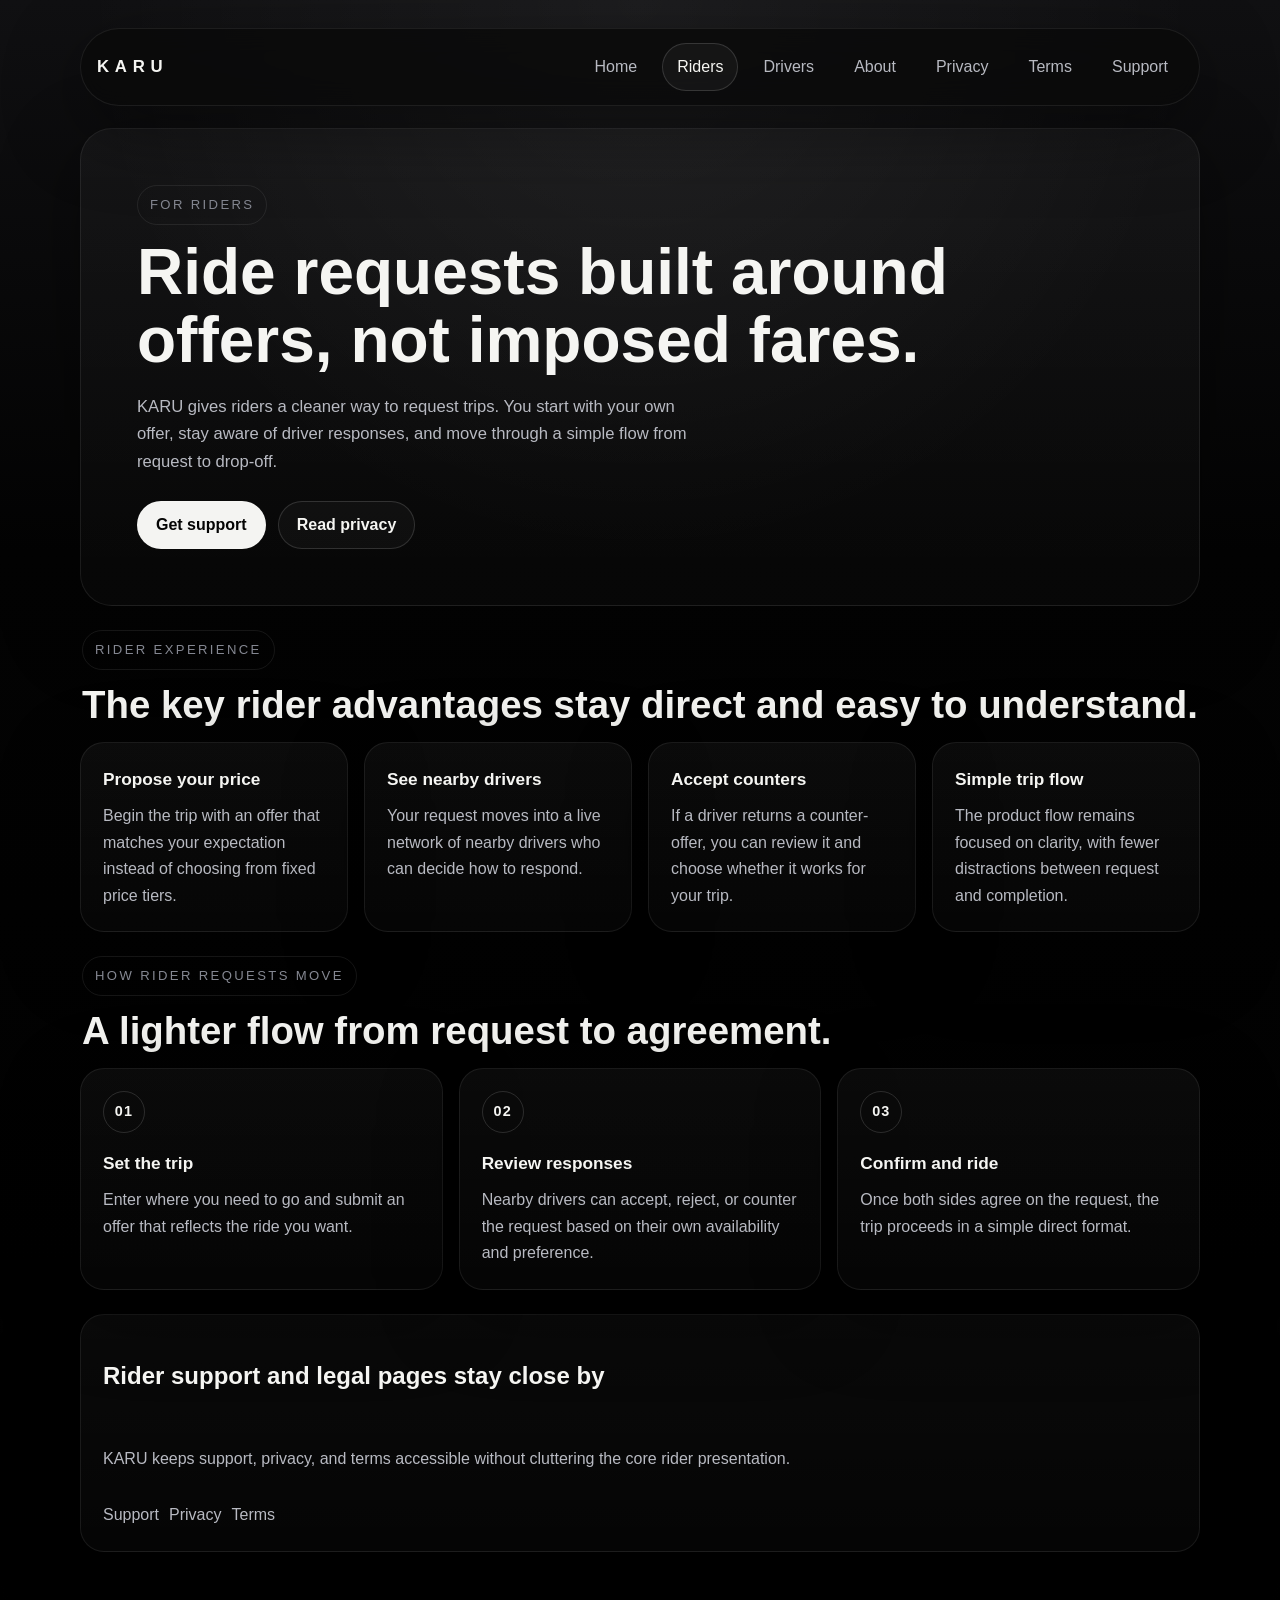
<file: riders.html>
﻿<!DOCTYPE html>
<html lang="en">
<head>
  <meta charset="utf-8">
  <meta name="viewport" content="width=device-width, initial-scale=1">
  <title>KARU | Riders</title>
  <meta name="description" content="KARU for riders: propose your price, see nearby drivers, accept counters, and move through a simple trip flow.">
  <link rel="stylesheet" href="styles.css">
</head>
<body>
  <main class="page">
    <header class="site-header">
      <a class="brand" href="index.html">KARU</a>
      <nav class="nav" aria-label="Primary">
        <a href="index.html">Home</a>
        <a class="active" href="riders.html">Riders</a>
        <a href="drivers.html">Drivers</a>
        <a href="about.html">About</a>
        <a href="privacy.html">Privacy</a>
        <a href="terms.html">Terms</a>
        <a href="support.html">Support</a>
      </nav>
    </header>

    <section class="hero">
      <div class="eyebrow">For Riders</div>
      <h1 class="page-title">Ride requests built around offers, not imposed fares.</h1>
      <p class="lead">KARU gives riders a cleaner way to request trips. You start with your own offer, stay aware of driver responses, and move through a simple flow from request to drop-off.</p>
      <div class="button-row">
        <a class="button button-primary" href="support.html">Get support</a>
        <a class="button button-secondary" href="privacy.html">Read privacy</a>
      </div>
    </section>

    <section class="section">
      <div class="section-header">
        <div class="eyebrow">Rider experience</div>
        <h2 class="section-title">The key rider advantages stay direct and easy to understand.</h2>
      </div>
      <div class="grid grid-4">
        <article class="card">
          <h3>Propose your price</h3>
          <p>Begin the trip with an offer that matches your expectation instead of choosing from fixed price tiers.</p>
        </article>
        <article class="card">
          <h3>See nearby drivers</h3>
          <p>Your request moves into a live network of nearby drivers who can decide how to respond.</p>
        </article>
        <article class="card">
          <h3>Accept counters</h3>
          <p>If a driver returns a counter-offer, you can review it and choose whether it works for your trip.</p>
        </article>
        <article class="card">
          <h3>Simple trip flow</h3>
          <p>The product flow remains focused on clarity, with fewer distractions between request and completion.</p>
        </article>
      </div>
    </section>

    <section class="section">
      <div class="section-header">
        <div class="eyebrow">How rider requests move</div>
        <h2 class="section-title">A lighter flow from request to agreement.</h2>
      </div>
      <div class="grid grid-3">
        <article class="card">
          <div class="card-number">01</div>
          <h3>Set the trip</h3>
          <p>Enter where you need to go and submit an offer that reflects the ride you want.</p>
        </article>
        <article class="card">
          <div class="card-number">02</div>
          <h3>Review responses</h3>
          <p>Nearby drivers can accept, reject, or counter the request based on their own availability and preference.</p>
        </article>
        <article class="card">
          <div class="card-number">03</div>
          <h3>Confirm and ride</h3>
          <p>Once both sides agree on the request, the trip proceeds in a simple direct format.</p>
        </article>
      </div>
    </section>

    <footer class="footer">
      <h2>Rider support and legal pages stay close by</h2>
      <p>KARU keeps support, privacy, and terms accessible without cluttering the core rider presentation.</p>
      <div class="footer-nav">
        <a href="support.html">Support</a>
        <a href="privacy.html">Privacy</a>
        <a href="terms.html">Terms</a>
      </div>
    </footer>
  </main>
</body>
</html>
</file>
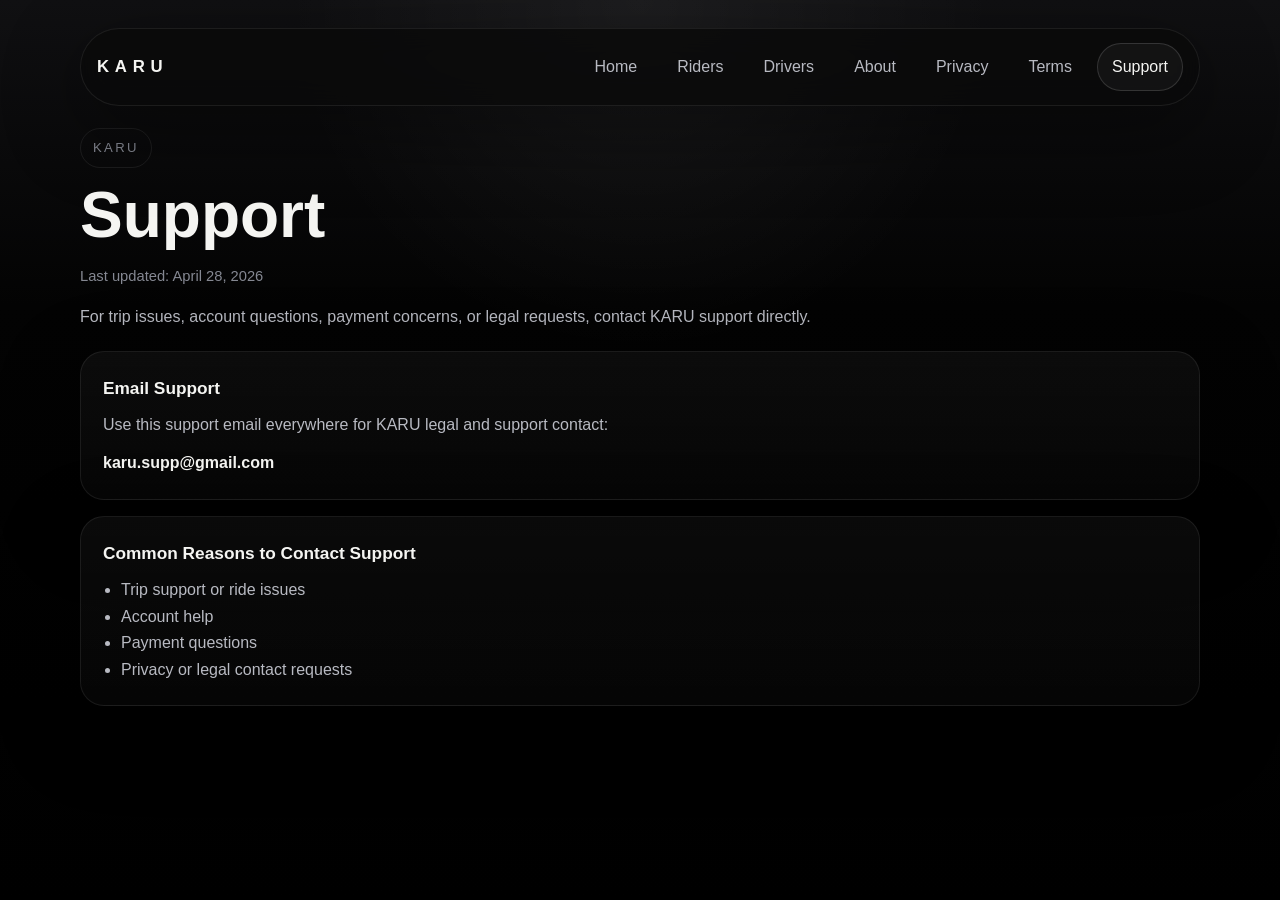
<file: support.html>
﻿<!DOCTYPE html>
<html lang="en">
<head>
  <meta charset="utf-8">
  <meta name="viewport" content="width=device-width, initial-scale=1">
  <title>KARU Support</title>
  <meta name="description" content="KARU support contact page.">
  <link rel="stylesheet" href="styles.css">
</head>
<body>
  <main class="page">
    <header class="site-header">
      <a class="brand" href="index.html">KARU</a>
      <nav class="nav" aria-label="Primary">
        <a href="index.html">Home</a>
        <a href="riders.html">Riders</a>
        <a href="drivers.html">Drivers</a>
        <a href="about.html">About</a>
        <a href="privacy.html">Privacy</a>
        <a href="terms.html">Terms</a>
        <a class="active" href="support.html">Support</a>
      </nav>
    </header>

    <div class="eyebrow">KARU</div>
    <h1 class="page-title">Support</h1>
    <div class="updated">Last updated: April 28, 2026</div>
    <p class="intro">
      For trip issues, account questions, payment concerns, or legal requests, contact KARU support directly.
    </p>

    <section class="section-stack">
      <article class="section-card">
        <h2>Email Support</h2>
        <p>Use this support email everywhere for KARU legal and support contact:</p>
        <a class="support-email" href="mailto:karu.supp@gmail.com">karu.supp@gmail.com</a>
      </article>

      <article class="section-card">
        <h2>Common Reasons to Contact Support</h2>
        <ul>
          <li>Trip support or ride issues</li>
          <li>Account help</li>
          <li>Payment questions</li>
          <li>Privacy or legal contact requests</li>
        </ul>
      </article>
    </section>
  </main>
</body>
</html>
</file>
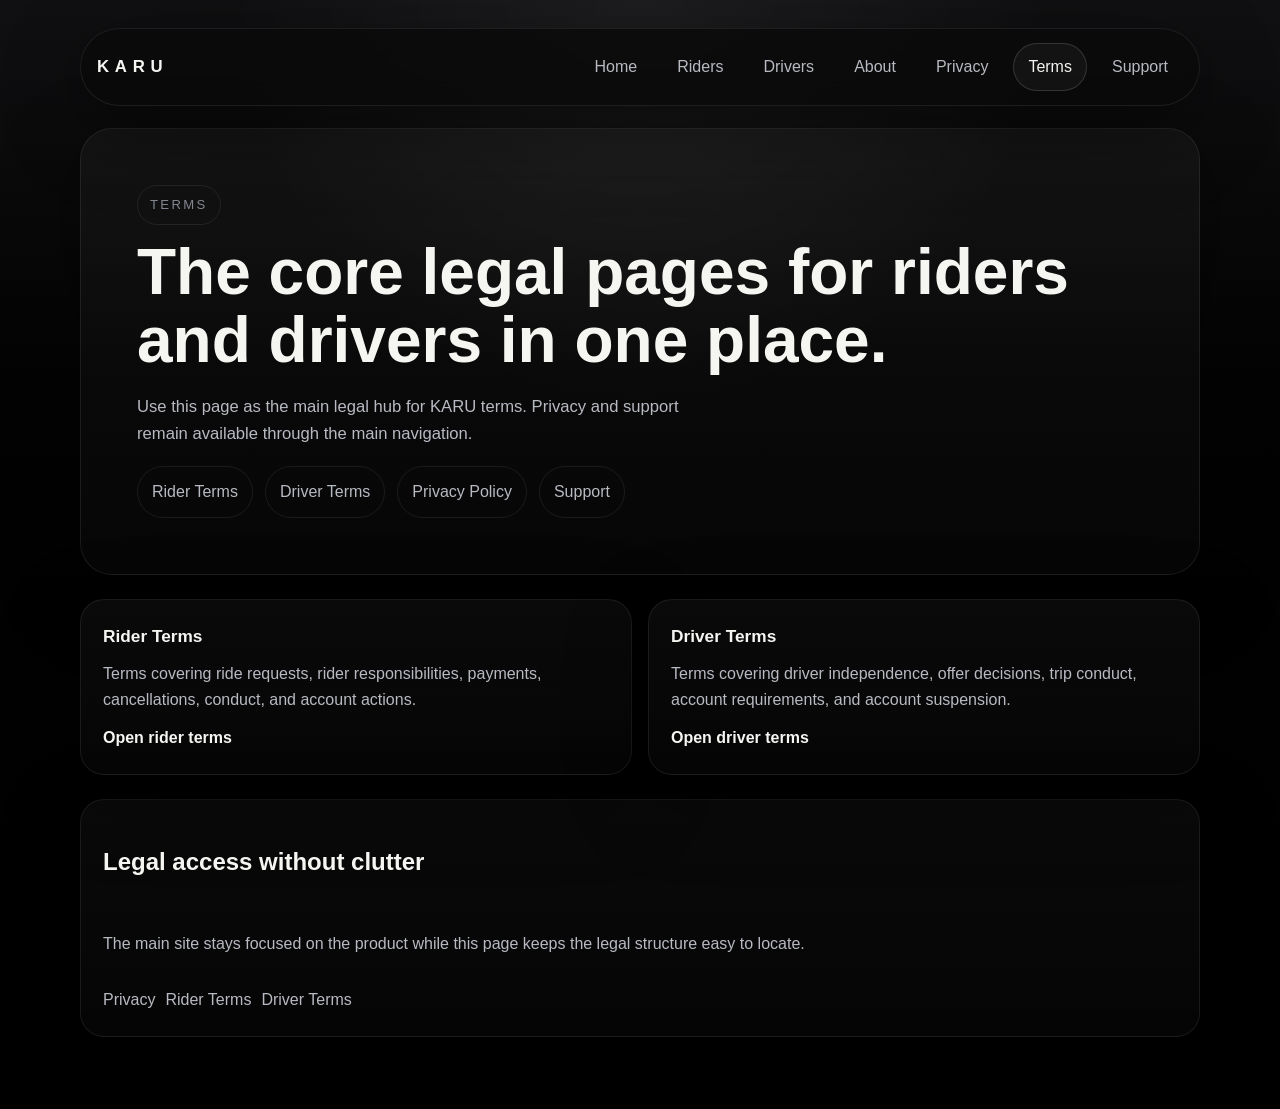
<file: terms.html>
﻿<!DOCTYPE html>
<html lang="en">
<head>
  <meta charset="utf-8">
  <meta name="viewport" content="width=device-width, initial-scale=1">
  <title>KARU | Terms</title>
  <meta name="description" content="KARU terms hub for rider terms, driver terms, privacy, and support.">
  <link rel="stylesheet" href="styles.css">
</head>
<body>
  <main class="page">
    <header class="site-header">
      <a class="brand" href="index.html">KARU</a>
      <nav class="nav" aria-label="Primary">
        <a href="index.html">Home</a>
        <a href="riders.html">Riders</a>
        <a href="drivers.html">Drivers</a>
        <a href="about.html">About</a>
        <a href="privacy.html">Privacy</a>
        <a class="active" href="terms.html">Terms</a>
        <a href="support.html">Support</a>
      </nav>
    </header>

    <section class="hero">
      <div class="eyebrow">Terms</div>
      <h1 class="page-title">The core legal pages for riders and drivers in one place.</h1>
      <p class="lead">Use this page as the main legal hub for KARU terms. Privacy and support remain available through the main navigation.</p>
      <div class="quick-links">
        <a href="rider-terms.html">Rider Terms</a>
        <a href="driver-terms.html">Driver Terms</a>
        <a href="privacy.html">Privacy Policy</a>
        <a href="support.html">Support</a>
      </div>
    </section>

    <section class="section">
      <div class="grid grid-2">
        <article class="card">
          <h3>Rider Terms</h3>
          <p>Terms covering ride requests, rider responsibilities, payments, cancellations, conduct, and account actions.</p>
          <a class="support-email" href="rider-terms.html">Open rider terms</a>
        </article>
        <article class="card">
          <h3>Driver Terms</h3>
          <p>Terms covering driver independence, offer decisions, trip conduct, account requirements, and account suspension.</p>
          <a class="support-email" href="driver-terms.html">Open driver terms</a>
        </article>
      </div>
    </section>

    <footer class="footer">
      <h2>Legal access without clutter</h2>
      <p>The main site stays focused on the product while this page keeps the legal structure easy to locate.</p>
      <div class="footer-nav">
        <a href="privacy.html">Privacy</a>
        <a href="rider-terms.html">Rider Terms</a>
        <a href="driver-terms.html">Driver Terms</a>
      </div>
    </footer>
  </main>
</body>
</html>
</file>
<file: styles.css>
﻿:root {
  --bg: #030303;
  --bg-top: #101012;
  --panel: #101113;
  --panel-strong: #151619;
  --panel-soft: #0b0c0e;
  --border: rgba(255, 255, 255, 0.08);
  --border-strong: rgba(255, 255, 255, 0.14);
  --text: #f5f5f2;
  --muted: #b8bac2;
  --soft: #858892;
  --shadow: 0 24px 80px rgba(0, 0, 0, 0.42);
  --radius-xl: 32px;
  --radius-lg: 24px;
  --radius-md: 18px;
  --radius-sm: 14px;
  --content-width: 1120px;
}

* {
  box-sizing: border-box;
}

html {
  color-scheme: dark;
}

body {
  margin: 0;
  min-height: 100vh;
  background:
    radial-gradient(circle at top, rgba(255, 255, 255, 0.06), transparent 32%),
    linear-gradient(180deg, var(--bg-top) 0%, var(--bg) 34%, #000000 100%);
  color: var(--text);
  font-family: Aptos, "Segoe UI", "Helvetica Neue", Arial, sans-serif;
  line-height: 1.65;
}

a {
  color: inherit;
  text-decoration: none;
}

.page {
  width: min(calc(100% - 32px), var(--content-width));
  margin: 0 auto;
  padding: 28px 0 72px;
}

.site-header {
  display: flex;
  align-items: center;
  justify-content: space-between;
  gap: 18px;
  flex-wrap: wrap;
  margin-bottom: 22px;
  padding: 14px 16px;
  border: 1px solid var(--border);
  border-radius: 999px;
  background: rgba(10, 10, 10, 0.84);
  backdrop-filter: blur(14px);
  box-shadow: var(--shadow);
}

.brand {
  font-size: 1.05rem;
  font-weight: 800;
  letter-spacing: 0.34em;
  text-transform: uppercase;
}

.nav {
  display: flex;
  flex-wrap: wrap;
  gap: 10px;
}

.nav a {
  padding: 10px 14px;
  border: 1px solid transparent;
  border-radius: 999px;
  color: var(--muted);
  transition: border-color 0.18s ease, color 0.18s ease, background-color 0.18s ease;
}

.nav a:hover,
.nav a.active {
  color: var(--text);
  border-color: var(--border-strong);
  background: rgba(255, 255, 255, 0.04);
}

.hero,
.section-block,
.card,
.panel,
.footer {
  border: 1px solid var(--border);
  background: linear-gradient(180deg, rgba(255, 255, 255, 0.04), rgba(255, 255, 255, 0.02));
  box-shadow: var(--shadow);
}

.hero {
  padding: clamp(28px, 5vw, 56px);
  border-radius: var(--radius-xl);
}

.hero-grid {
  display: grid;
  grid-template-columns: minmax(0, 1.35fr) minmax(280px, 0.8fr);
  gap: 22px;
  align-items: stretch;
}

.eyebrow {
  display: inline-flex;
  margin-bottom: 14px;
  padding: 8px 12px;
  border: 1px solid var(--border);
  border-radius: 999px;
  color: var(--soft);
  font-size: 0.82rem;
  letter-spacing: 0.18em;
  text-transform: uppercase;
}

.brand-mark {
  margin: 0 0 18px;
  font-size: clamp(2.8rem, 9vw, 6rem);
  line-height: 0.95;
  font-weight: 800;
  letter-spacing: 0.22em;
  text-transform: uppercase;
}

.page-title,
.hero-title {
  margin: 0;
  font-size: clamp(2.1rem, 5vw, 4rem);
  line-height: 1.06;
  font-weight: 700;
}

.lead,
.hero-text,
.section-text,
.card p,
.panel p,
.footer p,
.section-block p,
.section-block li {
  color: var(--muted);
}

.hero-text,
.lead {
  margin: 18px 0 0;
  max-width: 62ch;
  font-size: 1.04rem;
}

.button-row {
  display: flex;
  flex-wrap: wrap;
  gap: 12px;
  margin-top: 26px;
}

.button {
  display: inline-flex;
  align-items: center;
  justify-content: center;
  min-height: 48px;
  padding: 0 18px;
  border-radius: 999px;
  border: 1px solid var(--border-strong);
  font-weight: 700;
}

.button-primary {
  background: #f4f4f2;
  color: #050505;
}

.button-secondary {
  background: rgba(255, 255, 255, 0.03);
  color: var(--text);
}

.hero-panel,
.panel {
  padding: 24px;
  border-radius: var(--radius-lg);
  background: linear-gradient(180deg, rgba(255, 255, 255, 0.05), rgba(255, 255, 255, 0.02));
}

.hero-panel h2,
.card h3,
.panel h2,
.section-block h2 {
  margin: 0 0 10px;
  font-size: 1.08rem;
}

.metric-list,
.feature-list,
.inline-links {
  display: grid;
  gap: 12px;
  margin: 18px 0 0;
  padding: 0;
  list-style: none;
}

.metric-list li,
.feature-list li,
.inline-links a {
  padding: 14px 16px;
  border: 1px solid var(--border);
  border-radius: var(--radius-sm);
  background: rgba(255, 255, 255, 0.03);
}

.section {
  margin-top: 24px;
}

.section-header {
  margin-bottom: 16px;
  padding: 0 2px;
}

.section-title {
  margin: 0 0 10px;
  font-size: clamp(1.6rem, 3vw, 2.4rem);
  line-height: 1.1;
}

.grid {
  display: grid;
  gap: 16px;
}

.grid-3 {
  grid-template-columns: repeat(3, minmax(0, 1fr));
}

.grid-4 {
  grid-template-columns: repeat(4, minmax(0, 1fr));
}

.grid-2 {
  grid-template-columns: repeat(2, minmax(0, 1fr));
}

.card,
.section-block,
.footer {
  padding: 22px;
  border-radius: var(--radius-lg);
}

.card-number {
  display: inline-flex;
  align-items: center;
  justify-content: center;
  width: 42px;
  height: 42px;
  margin-bottom: 16px;
  border: 1px solid var(--border-strong);
  border-radius: 50%;
  color: var(--text);
  font-size: 0.9rem;
  font-weight: 800;
  letter-spacing: 0.08em;
}

.card p,
.panel p,
.section-block p {
  margin: 0;
}

.section-block ul {
  margin: 0;
  padding-left: 18px;
}

.kicker {
  margin: 0 0 8px;
  color: var(--soft);
  font-size: 0.95rem;
}

.updated {
  margin-top: 14px;
  color: var(--soft);
  font-size: 0.92rem;
}

.support-email {
  display: inline-flex;
  margin-top: 12px;
  font-weight: 700;
}

.quick-links {
  display: flex;
  flex-wrap: wrap;
  gap: 12px;
  margin-top: 18px;
}

.quick-links a {
  padding: 12px 14px;
  border: 1px solid var(--border);
  border-radius: 999px;
  color: var(--muted);
}

.footer {
  display: grid;
  gap: 14px;
  margin-top: 24px;
}

.footer-nav {
  display: flex;
  flex-wrap: wrap;
  gap: 10px;
}

.footer-nav a {
  color: var(--muted);
}

@media (max-width: 980px) {
  .hero-grid,
  .grid-4,
  .grid-3,
  .grid-2 {
    grid-template-columns: 1fr 1fr;
  }
}

@media (max-width: 760px) {
  .page {
    width: min(calc(100% - 24px), var(--content-width));
    padding-top: 18px;
  }

  .site-header {
    border-radius: 26px;
    padding: 14px;
  }

  .hero-grid,
  .grid-4,
  .grid-3,
  .grid-2 {
    grid-template-columns: 1fr;
  }

  .hero,
  .card,
  .panel,
  .section-block,
  .footer {
    border-radius: 22px;
  }

  .button-row {
    flex-direction: column;
  }

  .button {
    width: 100%;
  }
}

.intro,
.support-copy {
  color: var(--muted);
}

.section-stack {
  display: grid;
  gap: 16px;
  margin-top: 20px;
}

.section-card {
  padding: 22px;
  border: 1px solid var(--border);
  border-radius: var(--radius-lg);
  background: linear-gradient(180deg, rgba(255, 255, 255, 0.04), rgba(255, 255, 255, 0.02));
  box-shadow: var(--shadow);
}

.section-card h2 {
  margin: 0 0 10px;
  font-size: 1.08rem;
}

.section-card p,
.section-card li {
  color: var(--muted);
}

.section-card p {
  margin: 0;
}

.section-card ul {
  margin: 0;
  padding-left: 18px;
}
</file>
